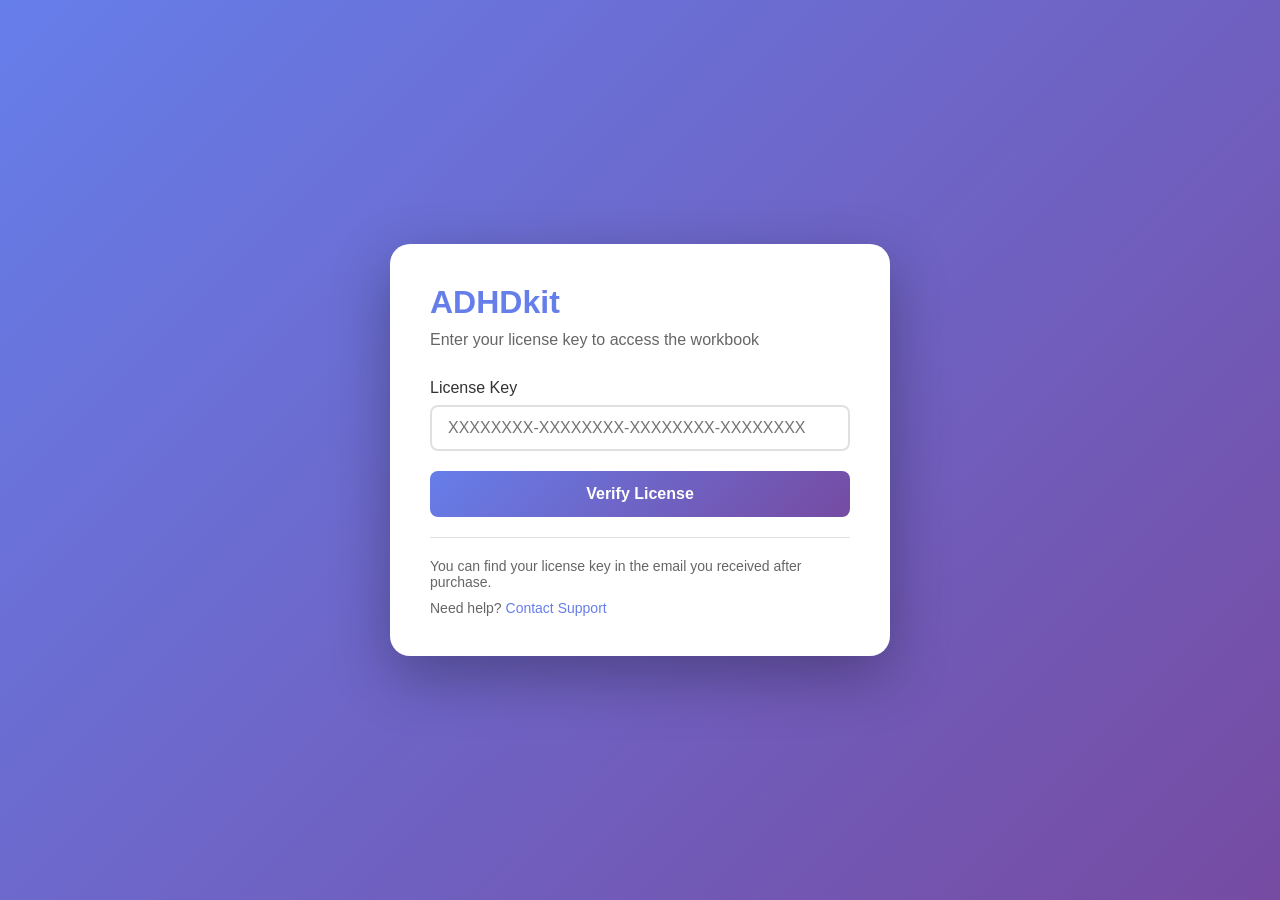
<file: license.html>
<!DOCTYPE html>
<html lang="en">
<head>
    <meta charset="UTF-8">
    <meta name="viewport" content="width=device-width, initial-scale=1.0">
    <title>ADHDkit - License Verification</title>
    <style>
        * {
            margin: 0;
            padding: 0;
            box-sizing: border-box;
        }

        body {
            font-family: -apple-system, BlinkMacSystemFont, 'Segoe UI', Roboto, Oxygen, Ubuntu, Cantarell, sans-serif;
            background: linear-gradient(135deg, #667eea 0%, #764ba2 100%);
            min-height: 100vh;
            display: flex;
            align-items: center;
            justify-content: center;
            padding: 20px;
        }

        .license-container {
            background: white;
            border-radius: 20px;
            padding: 40px;
            max-width: 500px;
            width: 100%;
            box-shadow: 0 20px 60px rgba(0, 0, 0, 0.3);
        }

        h1 {
            color: #667eea;
            margin-bottom: 10px;
            font-size: 32px;
        }

        .subtitle {
            color: #666;
            margin-bottom: 30px;
            font-size: 16px;
        }

        .input-group {
            margin-bottom: 20px;
        }

        label {
            display: block;
            margin-bottom: 8px;
            color: #333;
            font-weight: 500;
        }

        input {
            width: 100%;
            padding: 12px 16px;
            border: 2px solid #e0e0e0;
            border-radius: 8px;
            font-size: 16px;
            transition: border-color 0.3s;
        }

        input:focus {
            outline: none;
            border-color: #667eea;
        }

        button {
            width: 100%;
            padding: 14px;
            background: linear-gradient(135deg, #667eea 0%, #764ba2 100%);
            color: white;
            border: none;
            border-radius: 8px;
            font-size: 16px;
            font-weight: 600;
            cursor: pointer;
            transition: transform 0.2s, opacity 0.2s;
        }

        button:hover {
            transform: translateY(-2px);
        }

        button:active {
            transform: translateY(0);
        }

        button:disabled {
            opacity: 0.6;
            cursor: not-allowed;
            transform: none;
        }

        .error {
            background: #fee;
            color: #c33;
            padding: 12px;
            border-radius: 8px;
            margin-top: 15px;
            font-size: 14px;
        }

        .success {
            background: #efe;
            color: #3c3;
            padding: 12px;
            border-radius: 8px;
            margin-top: 15px;
            font-size: 14px;
        }

        .loading {
            display: inline-block;
            width: 20px;
            height: 20px;
            border: 3px solid rgba(255,255,255,.3);
            border-radius: 50%;
            border-top-color: white;
            animation: spin 1s ease-in-out infinite;
        }

        @keyframes spin {
            to { transform: rotate(360deg); }
        }

        .help-text {
            margin-top: 20px;
            padding-top: 20px;
            border-top: 1px solid #e0e0e0;
            font-size: 14px;
            color: #666;
        }

        .help-text a {
            color: #667eea;
            text-decoration: none;
        }

        .help-text a:hover {
            text-decoration: underline;
        }
    </style>
</head>
<body>
    <div class="license-container">
        <h1>ADHDkit</h1>
        <p class="subtitle">Enter your license key to access the workbook</p>
        
        <form id="licenseForm">
            <div class="input-group">
                <label for="licenseKey">License Key</label>
                <input 
                    type="text" 
                    id="licenseKey" 
                    placeholder="XXXXXXXX-XXXXXXXX-XXXXXXXX-XXXXXXXX"
                    required
                >
            </div>
            
            <button type="submit" id="submitBtn">
                Verify License
            </button>
        </form>

        <div id="message"></div>

        <div class="help-text">
            <p>You can find your license key in the email you received after purchase.</p>
            <p style="margin-top: 10px;">Need help? <a href="mailto:support@adhdkit.online">Contact Support</a></p>
        </div>
    </div>

    <script src="license.js"></script>
</body>
</html>
</file>
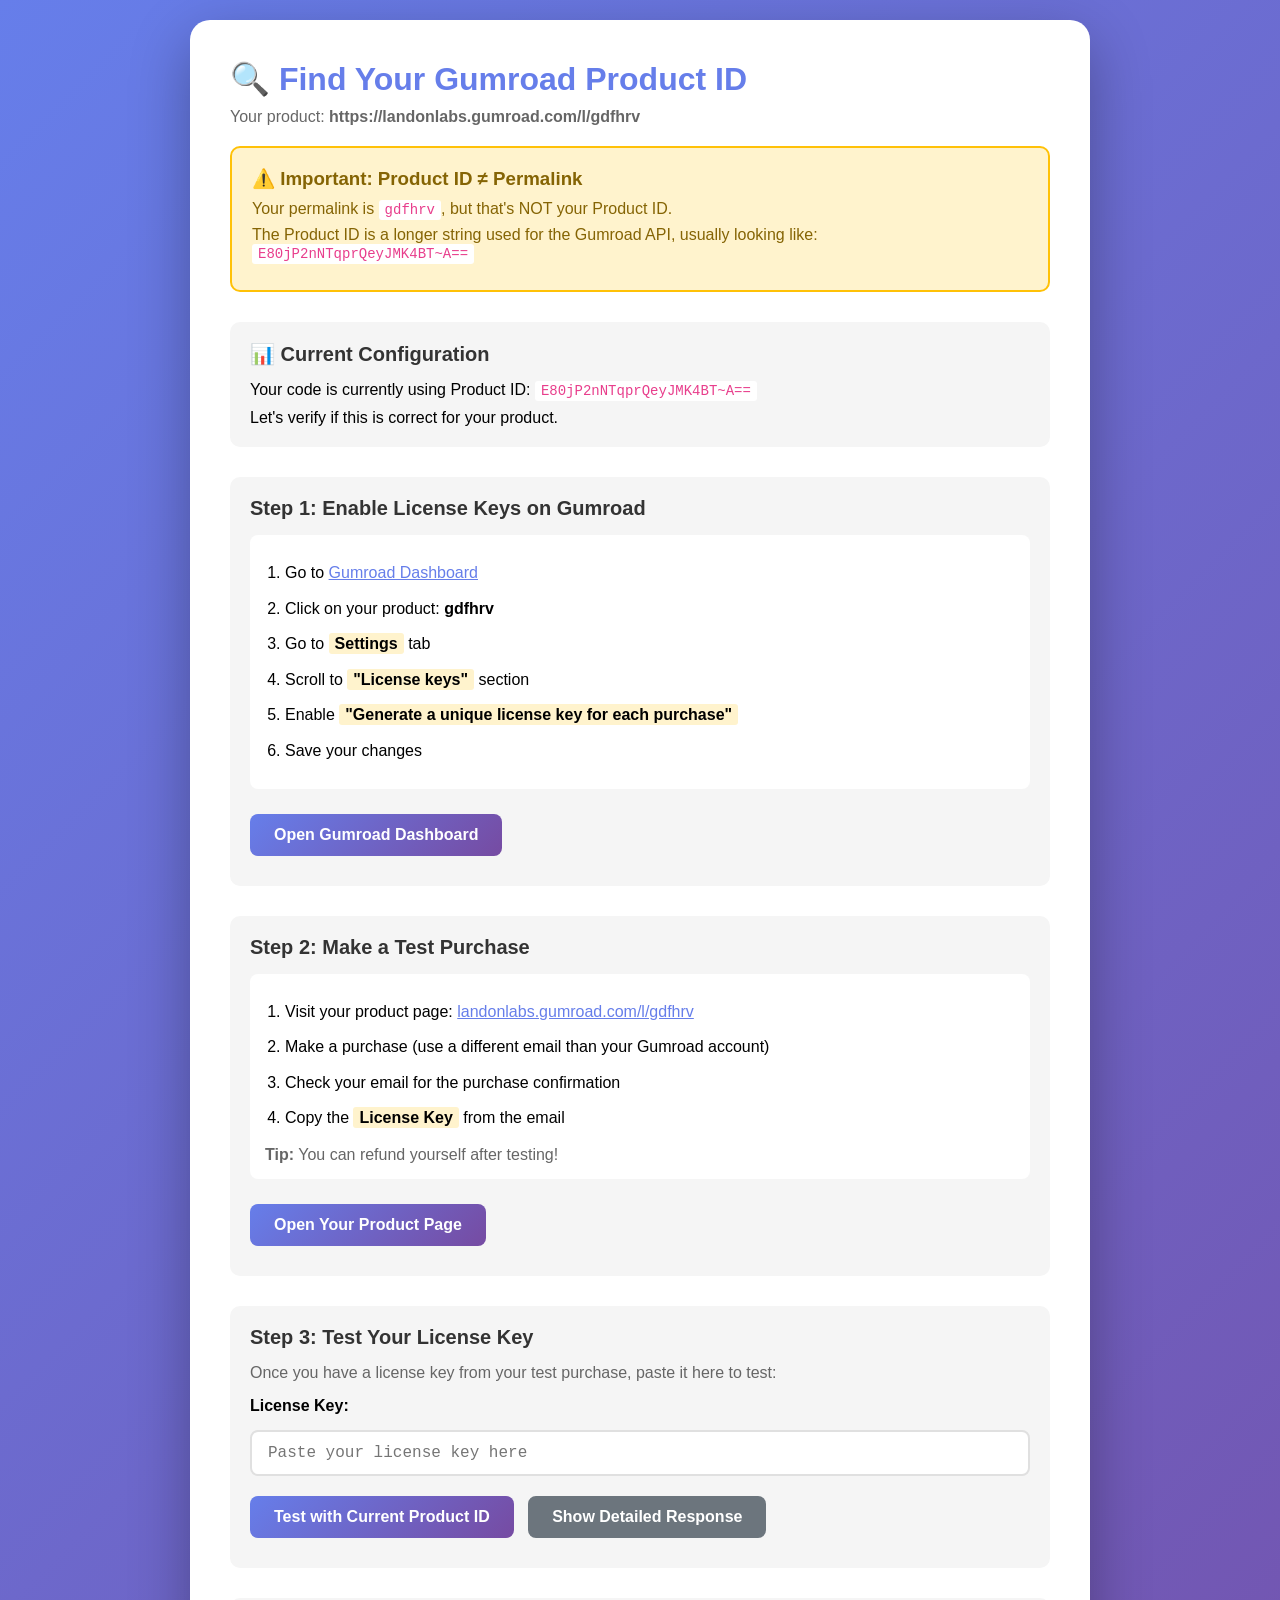
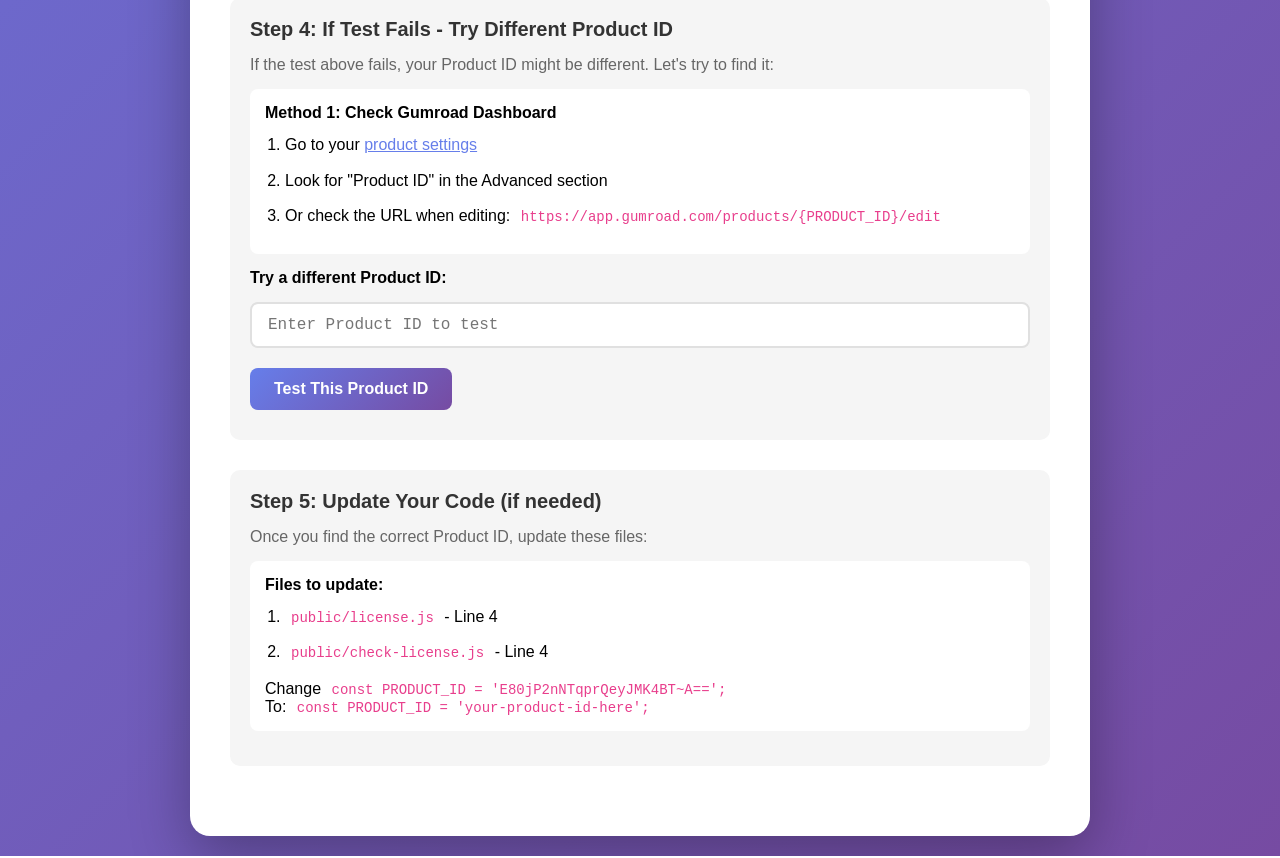
<file: public/find-product-id.html>
<!DOCTYPE html>
<html lang="en">
<head>
    <meta charset="UTF-8">
    <meta name="viewport" content="width=device-width, initial-scale=1.0">
    <title>Find Your Product ID - ADHDkit</title>
    <style>
        * {
            margin: 0;
            padding: 0;
            box-sizing: border-box;
        }

        body {
            font-family: -apple-system, BlinkMacSystemFont, 'Segoe UI', Roboto, Oxygen, Ubuntu, Cantarell, sans-serif;
            background: linear-gradient(135deg, #667eea 0%, #764ba2 100%);
            min-height: 100vh;
            padding: 20px;
        }

        .container {
            max-width: 900px;
            margin: 0 auto;
            background: white;
            border-radius: 20px;
            padding: 40px;
            box-shadow: 0 20px 60px rgba(0, 0, 0, 0.3);
        }

        h1 {
            color: #667eea;
            margin-bottom: 10px;
        }

        .info-box {
            background: #fff3cd;
            border: 2px solid #ffc107;
            border-radius: 10px;
            padding: 20px;
            margin: 20px 0;
        }

        .info-box h3 {
            color: #856404;
            margin-bottom: 10px;
        }

        .info-box p, .info-box li {
            color: #856404;
            margin: 8px 0;
        }

        .info-box ul {
            margin-left: 20px;
        }

        .section {
            margin: 30px 0;
            padding: 20px;
            background: #f5f5f5;
            border-radius: 10px;
        }

        .section h2 {
            color: #333;
            margin-bottom: 15px;
            font-size: 20px;
        }

        input {
            width: 100%;
            padding: 12px 16px;
            border: 2px solid #e0e0e0;
            border-radius: 8px;
            font-size: 16px;
            margin: 10px 0;
            font-family: monospace;
        }

        button {
            padding: 12px 24px;
            background: linear-gradient(135deg, #667eea 0%, #764ba2 100%);
            color: white;
            border: none;
            border-radius: 8px;
            font-size: 16px;
            font-weight: 600;
            cursor: pointer;
            margin: 10px 10px 10px 0;
        }

        button:hover {
            transform: translateY(-2px);
            box-shadow: 0 4px 12px rgba(102, 126, 234, 0.4);
        }

        button.secondary {
            background: #6c757d;
        }

        .result {
            margin-top: 15px;
            padding: 15px;
            border-radius: 8px;
            font-family: monospace;
            white-space: pre-wrap;
            word-wrap: break-word;
            max-height: 400px;
            overflow-y: auto;
            font-size: 14px;
        }

        .success {
            background: #d4edda;
            color: #155724;
            border: 2px solid #c3e6cb;
        }

        .error {
            background: #f8d7da;
            color: #721c24;
            border: 2px solid #f5c6cb;
        }

        .info {
            background: #d1ecf1;
            color: #0c5460;
            border: 2px solid #bee5eb;
        }

        code {
            background: #fff;
            padding: 2px 6px;
            border-radius: 3px;
            font-size: 14px;
            color: #e83e8c;
        }

        .steps {
            background: white;
            padding: 15px;
            border-radius: 8px;
            margin: 15px 0;
        }

        .steps ol {
            margin-left: 20px;
        }

        .steps li {
            margin: 10px 0;
            line-height: 1.6;
        }

        .highlight {
            background: #fff3cd;
            padding: 2px 6px;
            border-radius: 3px;
            font-weight: bold;
        }
    </style>
</head>
<body>
    <div class="container">
        <h1>🔍 Find Your Gumroad Product ID</h1>
        <p style="color: #666; margin-bottom: 20px;">Your product: <strong>https://landonlabs.gumroad.com/l/gdfhrv</strong></p>

        <div class="info-box">
            <h3>⚠️ Important: Product ID ≠ Permalink</h3>
            <p>Your permalink is <code>gdfhrv</code>, but that's NOT your Product ID.</p>
            <p>The Product ID is a longer string used for the Gumroad API, usually looking like: <code>E80jP2nNTqprQeyJMK4BT~A==</code></p>
        </div>

        <!-- Current Status -->
        <div class="section">
            <h2>📊 Current Configuration</h2>
            <p>Your code is currently using Product ID: <code id="currentProductId">E80jP2nNTqprQeyJMK4BT~A==</code></p>
            <p style="margin-top: 10px;">Let's verify if this is correct for your product.</p>
        </div>

        <!-- Step 1: Enable License Keys -->
        <div class="section">
            <h2>Step 1: Enable License Keys on Gumroad</h2>
            <div class="steps">
                <ol>
                    <li>Go to <a href="https://app.gumroad.com/products" target="_blank" style="color: #667eea;">Gumroad Dashboard</a></li>
                    <li>Click on your product: <strong>gdfhrv</strong></li>
                    <li>Go to <span class="highlight">Settings</span> tab</li>
                    <li>Scroll to <span class="highlight">"License keys"</span> section</li>
                    <li>Enable <span class="highlight">"Generate a unique license key for each purchase"</span></li>
                    <li>Save your changes</li>
                </ol>
            </div>
            <button onclick="window.open('https://app.gumroad.com/products', '_blank')">Open Gumroad Dashboard</button>
        </div>

        <!-- Step 2: Make Test Purchase -->
        <div class="section">
            <h2>Step 2: Make a Test Purchase</h2>
            <div class="steps">
                <ol>
                    <li>Visit your product page: <a href="https://landonlabs.gumroad.com/l/gdfhrv" target="_blank" style="color: #667eea;">landonlabs.gumroad.com/l/gdfhrv</a></li>
                    <li>Make a purchase (use a different email than your Gumroad account)</li>
                    <li>Check your email for the purchase confirmation</li>
                    <li>Copy the <span class="highlight">License Key</span> from the email</li>
                </ol>
                <p style="margin-top: 15px; color: #666;"><strong>Tip:</strong> You can refund yourself after testing!</p>
            </div>
            <button onclick="window.open('https://landonlabs.gumroad.com/l/gdfhrv', '_blank')">Open Your Product Page</button>
        </div>

        <!-- Step 3: Test License Key -->
        <div class="section">
            <h2>Step 3: Test Your License Key</h2>
            <p style="margin-bottom: 15px; color: #666;">Once you have a license key from your test purchase, paste it here to test:</p>

            <label for="testLicenseKey" style="display: block; margin-bottom: 5px; font-weight: 600;">License Key:</label>
            <input type="text" id="testLicenseKey" placeholder="Paste your license key here">

            <button onclick="testWithCurrentProductId()">Test with Current Product ID</button>
            <button class="secondary" onclick="testDetailed()">Show Detailed Response</button>

            <div id="testResult"></div>
        </div>

        <!-- Step 4: Find Product ID (if needed) -->
        <div class="section">
            <h2>Step 4: If Test Fails - Try Different Product ID</h2>
            <p style="margin-bottom: 15px; color: #666;">If the test above fails, your Product ID might be different. Let's try to find it:</p>

            <div class="steps">
                <p><strong>Method 1: Check Gumroad Dashboard</strong></p>
                <ol>
                    <li>Go to your <a href="https://app.gumroad.com/products" target="_blank" style="color: #667eea;">product settings</a></li>
                    <li>Look for "Product ID" in the Advanced section</li>
                    <li>Or check the URL when editing: <code>https://app.gumroad.com/products/{PRODUCT_ID}/edit</code></li>
                </ol>
            </div>

            <label for="customProductId" style="display: block; margin: 15px 0 5px 0; font-weight: 600;">Try a different Product ID:</label>
            <input type="text" id="customProductId" placeholder="Enter Product ID to test">

            <button onclick="testWithCustomProductId()">Test This Product ID</button>

            <div id="customResult"></div>
        </div>

        <!-- Step 5: Update Code -->
        <div class="section">
            <h2>Step 5: Update Your Code (if needed)</h2>
            <p style="margin-bottom: 15px; color: #666;">Once you find the correct Product ID, update these files:</p>

            <div class="steps">
                <p><strong>Files to update:</strong></p>
                <ol>
                    <li><code>public/license.js</code> - Line 4</li>
                    <li><code>public/check-license.js</code> - Line 4</li>
                </ol>
                <p style="margin-top: 15px;">Change <code>const PRODUCT_ID = 'E80jP2nNTqprQeyJMK4BT~A==';</code></p>
                <p>To: <code>const PRODUCT_ID = '<span id="newProductId">your-product-id-here</span>';</code></p>
            </div>
        </div>
    </div>

    <script>
        async function testLicense(productId, licenseKey) {
            try {
                console.log('Testing with:', { productId, licenseKey });

                const response = await fetch('https://api.gumroad.com/v2/licenses/verify', {
                    method: 'POST',
                    headers: {
                        'Content-Type': 'application/x-www-form-urlencoded',
                    },
                    body: new URLSearchParams({
                        'product_id': productId,
                        'license_key': licenseKey.trim()
                    })
                });

                const data = await response.json();
                console.log('Gumroad API Response:', data);

                return {
                    success: response.ok,
                    status: response.status,
                    data: data
                };
            } catch (error) {
                console.error('Test error:', error);
                return {
                    success: false,
                    error: error.message
                };
            }
        }

        async function testWithCurrentProductId() {
            const licenseKey = document.getElementById('testLicenseKey').value.trim();
            const resultDiv = document.getElementById('testResult');

            if (!licenseKey) {
                resultDiv.className = 'result error';
                resultDiv.textContent = '❌ Please enter a license key from your test purchase';
                return;
            }

            resultDiv.className = 'result info';
            resultDiv.textContent = '🔄 Testing license key...';

            const productId = 'E80jP2nNTqprQeyJMK4BT~A==';
            const result = await testLicense(productId, licenseKey);

            if (result.data && result.data.success === true) {
                resultDiv.className = 'result success';
                resultDiv.textContent = `✅ SUCCESS! Your license is valid!

Product ID is CORRECT: ${productId}

Purchase Details:
- Product: ${result.data.purchase?.product_name || 'N/A'}
- Buyer: ${result.data.purchase?.email || 'N/A'}
- Date: ${result.data.purchase?.sale_timestamp || 'N/A'}

✅ Your licensing is working! No code changes needed.
You're ready to deploy!`;
            } else {
                const message = result.data?.message || result.error || 'Unknown error';
                resultDiv.className = 'result error';
                resultDiv.textContent = `❌ License verification FAILED

Reason: ${message}

This could mean:
1. The Product ID (${productId}) is incorrect for your product
2. License keys are not enabled on Gumroad
3. The license key is invalid or incorrectly copied

Next steps:
→ Make sure you enabled "Generate license keys" on Gumroad
→ Try finding your actual Product ID (see Step 4 below)
→ Make sure you copied the full license key from your email

Full Response:
${JSON.stringify(result.data, null, 2)}`;
            }
        }

        async function testWithCustomProductId() {
            const licenseKey = document.getElementById('testLicenseKey').value.trim();
            const productId = document.getElementById('customProductId').value.trim();
            const resultDiv = document.getElementById('customResult');

            if (!licenseKey || !productId) {
                resultDiv.className = 'result error';
                resultDiv.textContent = '❌ Please enter both a license key and a Product ID';
                return;
            }

            resultDiv.className = 'result info';
            resultDiv.textContent = '🔄 Testing with custom Product ID...';

            const result = await testLicense(productId, licenseKey);

            if (result.data && result.data.success === true) {
                document.getElementById('newProductId').textContent = productId;
                resultDiv.className = 'result success';
                resultDiv.textContent = `✅ SUCCESS! This Product ID works!

Correct Product ID: ${productId}

Purchase Details:
- Product: ${result.data.purchase?.product_name || 'N/A'}
- Buyer: ${result.data.purchase?.email || 'N/A'}

📝 ACTION REQUIRED:
Update your code with this Product ID:

1. Open public/license.js and change line 4:
   const PRODUCT_ID = '${productId}';

2. Open public/check-license.js and change line 4:
   const PRODUCT_ID = '${productId}';

3. Run: npm run build

4. Deploy your updated code`;
            } else {
                const message = result.data?.message || result.error || 'Unknown error';
                resultDiv.className = 'result error';
                resultDiv.textContent = `❌ This Product ID doesn't work either

Product ID tested: ${productId}
Reason: ${message}

Full Response:
${JSON.stringify(result.data, null, 2)}`;
            }
        }

        async function testDetailed() {
            const licenseKey = document.getElementById('testLicenseKey').value.trim();
            const resultDiv = document.getElementById('testResult');

            if (!licenseKey) {
                resultDiv.className = 'result error';
                resultDiv.textContent = '❌ Please enter a license key';
                return;
            }

            resultDiv.className = 'result info';
            resultDiv.textContent = '🔄 Running detailed test...';

            const productId = 'E80jP2nNTqprQeyJMK4BT~A==';
            const result = await testLicense(productId, licenseKey);

            resultDiv.className = 'result info';
            resultDiv.textContent = `Detailed Test Results:

Product ID: ${productId}
License Key: ${licenseKey}
HTTP Status: ${result.status || 'N/A'}

Full API Response:
${JSON.stringify(result.data, null, 2)}

${result.error ? `Error: ${result.error}` : ''}`;
        }
    </script>
</body>
</html>
</file>
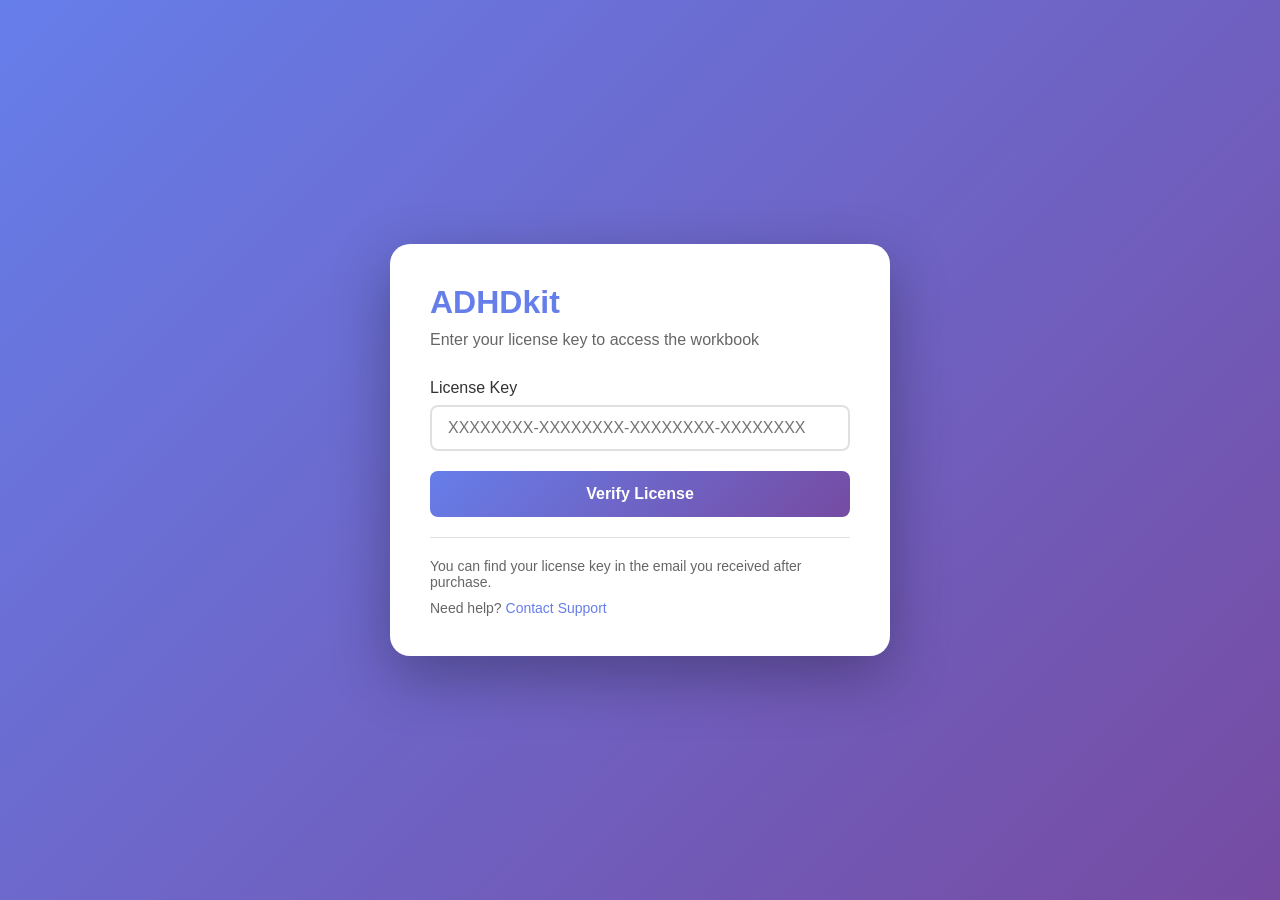
<file: public/license.html>
<!DOCTYPE html>
<html lang="en">
<head>
    <meta charset="UTF-8">
    <meta name="viewport" content="width=device-width, initial-scale=1.0">
    <title>ADHDkit - License Verification</title>
    <style>
        * {
            margin: 0;
            padding: 0;
            box-sizing: border-box;
        }

        body {
            font-family: -apple-system, BlinkMacSystemFont, 'Segoe UI', Roboto, Oxygen, Ubuntu, Cantarell, sans-serif;
            background: linear-gradient(135deg, #667eea 0%, #764ba2 100%);
            min-height: 100vh;
            display: flex;
            align-items: center;
            justify-content: center;
            padding: 20px;
        }

        .license-container {
            background: white;
            border-radius: 20px;
            padding: 40px;
            max-width: 500px;
            width: 100%;
            box-shadow: 0 20px 60px rgba(0, 0, 0, 0.3);
        }

        h1 {
            color: #667eea;
            margin-bottom: 10px;
            font-size: 32px;
        }

        .subtitle {
            color: #666;
            margin-bottom: 30px;
            font-size: 16px;
        }

        .input-group {
            margin-bottom: 20px;
        }

        label {
            display: block;
            margin-bottom: 8px;
            color: #333;
            font-weight: 500;
        }

        input {
            width: 100%;
            padding: 12px 16px;
            border: 2px solid #e0e0e0;
            border-radius: 8px;
            font-size: 16px;
            transition: border-color 0.3s;
        }

        input:focus {
            outline: none;
            border-color: #667eea;
        }

        button {
            width: 100%;
            padding: 14px;
            background: linear-gradient(135deg, #667eea 0%, #764ba2 100%);
            color: white;
            border: none;
            border-radius: 8px;
            font-size: 16px;
            font-weight: 600;
            cursor: pointer;
            transition: transform 0.2s, opacity 0.2s;
        }

        button:hover {
            transform: translateY(-2px);
        }

        button:active {
            transform: translateY(0);
        }

        button:disabled {
            opacity: 0.6;
            cursor: not-allowed;
            transform: none;
        }

        .error {
            background: #fee;
            color: #c33;
            padding: 12px;
            border-radius: 8px;
            margin-top: 15px;
            font-size: 14px;
            white-space: pre-wrap;
            line-height: 1.6;
        }

        .success {
            background: #efe;
            color: #3c3;
            padding: 12px;
            border-radius: 8px;
            margin-top: 15px;
            font-size: 14px;
            white-space: pre-wrap;
            line-height: 1.6;
        }

        .loading {
            display: inline-block;
            width: 20px;
            height: 20px;
            border: 3px solid rgba(255,255,255,.3);
            border-radius: 50%;
            border-top-color: white;
            animation: spin 1s ease-in-out infinite;
        }

        @keyframes spin {
            to { transform: rotate(360deg); }
        }

        .help-text {
            margin-top: 20px;
            padding-top: 20px;
            border-top: 1px solid #e0e0e0;
            font-size: 14px;
            color: #666;
        }

        .help-text a {
            color: #667eea;
            text-decoration: none;
        }

        .help-text a:hover {
            text-decoration: underline;
        }
    </style>
</head>
<body>
    <div class="license-container">
        <h1>ADHDkit</h1>
        <p class="subtitle">Enter your license key to access the workbook</p>
        
        <form id="licenseForm">
            <div class="input-group">
                <label for="licenseKey">License Key</label>
                <input 
                    type="text" 
                    id="licenseKey" 
                    placeholder="XXXXXXXX-XXXXXXXX-XXXXXXXX-XXXXXXXX"
                    required
                >
            </div>
            
            <button type="submit" id="submitBtn">
                Verify License
            </button>
        </form>

        <div id="message"></div>

        <div class="help-text">
            <p>You can find your license key in the email you received after purchase.</p>
            <p style="margin-top: 10px;">Need help? <a href="mailto:support@adhdkit.online">Contact Support</a></p>
        </div>
    </div>

    <script src="license.js"></script>
</body>
</html>
</file>
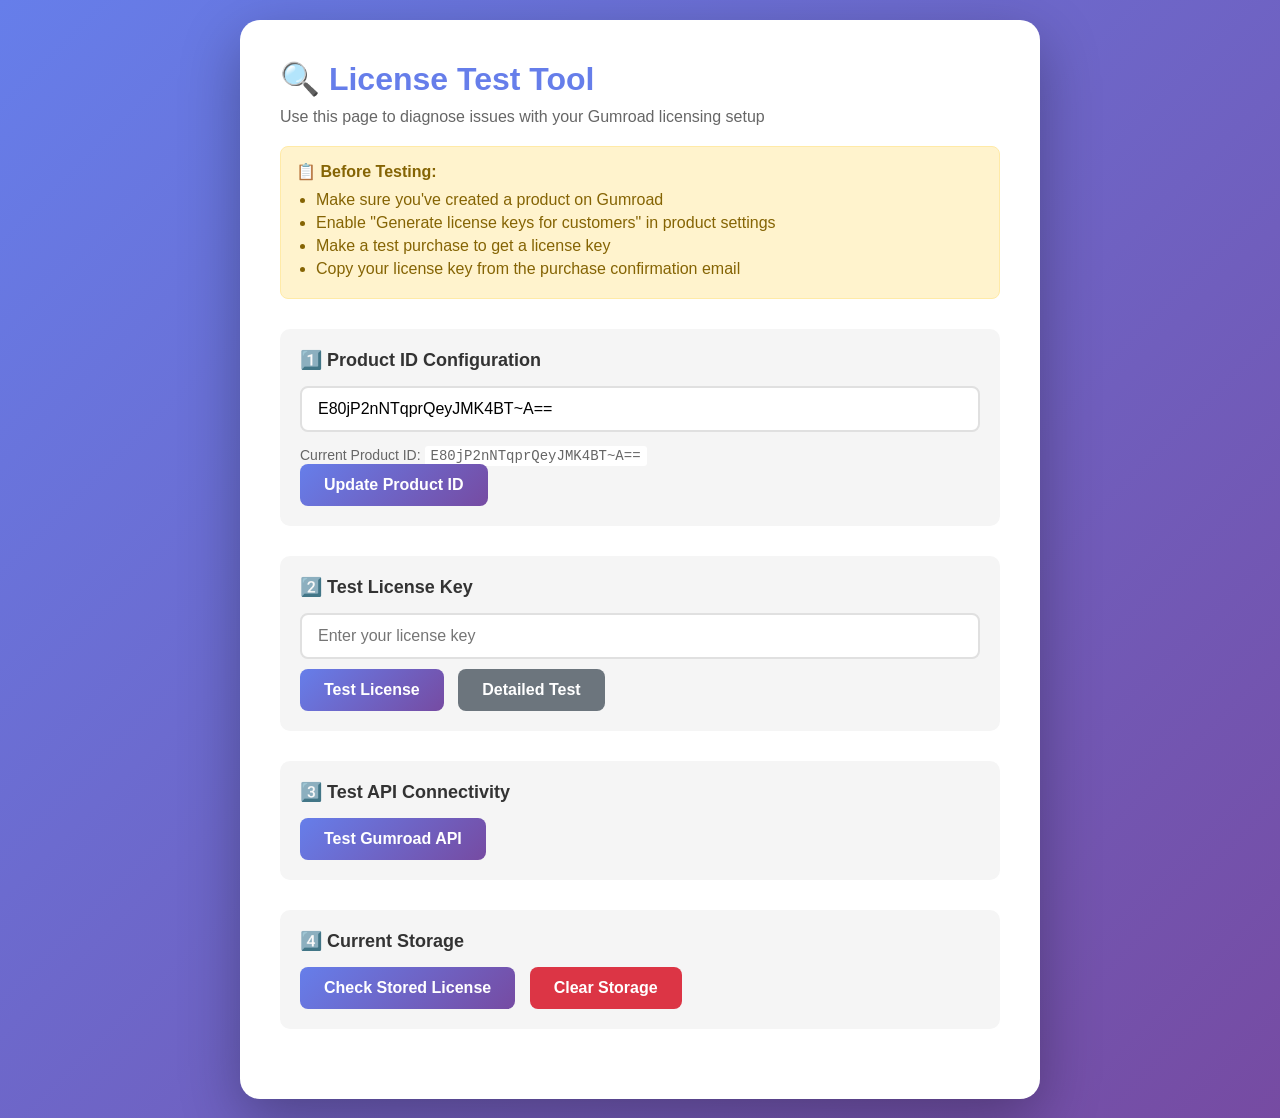
<file: public/test-license.html>
<!DOCTYPE html>
<html lang="en">
<head>
    <meta charset="UTF-8">
    <meta name="viewport" content="width=device-width, initial-scale=1.0">
    <title>License Test - ADHDkit</title>
    <style>
        * {
            margin: 0;
            padding: 0;
            box-sizing: border-box;
        }

        body {
            font-family: -apple-system, BlinkMacSystemFont, 'Segoe UI', Roboto, Oxygen, Ubuntu, Cantarell, sans-serif;
            background: linear-gradient(135deg, #667eea 0%, #764ba2 100%);
            min-height: 100vh;
            padding: 20px;
        }

        .container {
            max-width: 800px;
            margin: 0 auto;
            background: white;
            border-radius: 20px;
            padding: 40px;
            box-shadow: 0 20px 60px rgba(0, 0, 0, 0.3);
        }

        h1 {
            color: #667eea;
            margin-bottom: 10px;
        }

        .section {
            margin: 30px 0;
            padding: 20px;
            background: #f5f5f5;
            border-radius: 10px;
        }

        .section h2 {
            color: #333;
            margin-bottom: 15px;
            font-size: 18px;
        }

        input {
            width: 100%;
            padding: 12px 16px;
            border: 2px solid #e0e0e0;
            border-radius: 8px;
            font-size: 16px;
            margin-bottom: 10px;
        }

        button {
            padding: 12px 24px;
            background: linear-gradient(135deg, #667eea 0%, #764ba2 100%);
            color: white;
            border: none;
            border-radius: 8px;
            font-size: 16px;
            font-weight: 600;
            cursor: pointer;
            margin-right: 10px;
        }

        button:hover {
            transform: translateY(-2px);
            box-shadow: 0 4px 12px rgba(102, 126, 234, 0.4);
        }

        .result {
            margin-top: 15px;
            padding: 15px;
            border-radius: 8px;
            font-family: monospace;
            white-space: pre-wrap;
            word-wrap: break-word;
            max-height: 300px;
            overflow-y: auto;
        }

        .success {
            background: #d4edda;
            color: #155724;
            border: 1px solid #c3e6cb;
        }

        .error {
            background: #f8d7da;
            color: #721c24;
            border: 1px solid #f5c6cb;
        }

        .info {
            background: #d1ecf1;
            color: #0c5460;
            border: 1px solid #bee5eb;
        }

        code {
            background: #fff;
            padding: 2px 6px;
            border-radius: 3px;
            font-size: 14px;
        }

        .instructions {
            background: #fff3cd;
            color: #856404;
            padding: 15px;
            border-radius: 8px;
            margin-bottom: 20px;
            border: 1px solid #ffeaa7;
        }

        .instructions ul {
            margin-left: 20px;
            margin-top: 10px;
        }

        .instructions li {
            margin: 5px 0;
        }
    </style>
</head>
<body>
    <div class="container">
        <h1>🔍 License Test Tool</h1>
        <p style="color: #666; margin-bottom: 20px;">Use this page to diagnose issues with your Gumroad licensing setup</p>

        <div class="instructions">
            <strong>📋 Before Testing:</strong>
            <ul>
                <li>Make sure you've created a product on Gumroad</li>
                <li>Enable "Generate license keys for customers" in product settings</li>
                <li>Make a test purchase to get a license key</li>
                <li>Copy your license key from the purchase confirmation email</li>
            </ul>
        </div>

        <!-- Product ID Section -->
        <div class="section">
            <h2>1️⃣ Product ID Configuration</h2>
            <input type="text" id="productId" value="E80jP2nNTqprQeyJMK4BT~A==">
            <p style="font-size: 14px; color: #666; margin-top: 5px;">
                Current Product ID: <code id="displayProductId">E80jP2nNTqprQeyJMK4BT~A==</code>
            </p>
            <button onclick="updateProductId()">Update Product ID</button>
            <div id="productIdResult"></div>
        </div>

        <!-- License Test Section -->
        <div class="section">
            <h2>2️⃣ Test License Key</h2>
            <input type="text" id="licenseKey" placeholder="Enter your license key">
            <button onclick="testLicense()">Test License</button>
            <button onclick="testLicenseDetailed()" style="background: #6c757d;">Detailed Test</button>
            <div id="licenseResult"></div>
        </div>

        <!-- API Test Section -->
        <div class="section">
            <h2>3️⃣ Test API Connectivity</h2>
            <button onclick="testApiConnection()">Test Gumroad API</button>
            <div id="apiResult"></div>
        </div>

        <!-- Current Storage Section -->
        <div class="section">
            <h2>4️⃣ Current Storage</h2>
            <button onclick="checkStorage()">Check Stored License</button>
            <button onclick="clearStorage()" style="background: #dc3545;">Clear Storage</button>
            <div id="storageResult"></div>
        </div>
    </div>

    <script>
        const PRODUCT_ID_KEY = 'adhdkit_product_id';
        const LICENSE_KEY = 'adhdkit_license';
        const LAST_VERIFIED_KEY = 'adhdkit_last_verified';

        // Get current product ID
        function getProductId() {
            return localStorage.getItem(PRODUCT_ID_KEY) || document.getElementById('productId').value;
        }

        // Update product ID
        function updateProductId() {
            const productId = document.getElementById('productId').value.trim();
            const resultDiv = document.getElementById('productIdResult');

            if (!productId) {
                resultDiv.className = 'result error';
                resultDiv.textContent = 'Please enter a product ID';
                return;
            }

            localStorage.setItem(PRODUCT_ID_KEY, productId);
            document.getElementById('displayProductId').textContent = productId;
            resultDiv.className = 'result success';
            resultDiv.textContent = '✓ Product ID updated successfully!';
        }

        // Test license key
        async function testLicense() {
            const licenseKey = document.getElementById('licenseKey').value.trim();
            const resultDiv = document.getElementById('licenseResult');

            if (!licenseKey) {
                resultDiv.className = 'result error';
                resultDiv.textContent = 'Please enter a license key';
                return;
            }

            resultDiv.className = 'result info';
            resultDiv.textContent = 'Testing license...';

            try {
                const response = await fetch('https://api.gumroad.com/v2/licenses/verify', {
                    method: 'POST',
                    headers: {
                        'Content-Type': 'application/x-www-form-urlencoded',
                    },
                    body: new URLSearchParams({
                        'product_id': getProductId(),
                        'license_key': licenseKey
                    })
                });

                const data = await response.json();

                if (data.success === true) {
                    resultDiv.className = 'result success';
                    resultDiv.textContent = `✓ License is VALID!\n\nPurchase: ${data.purchase?.product_name || 'N/A'}\nEmail: ${data.purchase?.email || 'N/A'}\nSale Date: ${data.purchase?.sale_timestamp || 'N/A'}`;
                } else {
                    resultDiv.className = 'result error';
                    resultDiv.textContent = `✗ License is INVALID\n\nReason: ${data.message || 'Unknown error'}\n\nFull Response:\n${JSON.stringify(data, null, 2)}`;
                }
            } catch (error) {
                resultDiv.className = 'result error';
                resultDiv.textContent = `✗ ERROR: ${error.message}\n\nThis could be:\n- CORS issue (unlikely with proper format)\n- Network problem\n- API is down`;
            }
        }

        // Detailed test with full response
        async function testLicenseDetailed() {
            const licenseKey = document.getElementById('licenseKey').value.trim();
            const resultDiv = document.getElementById('licenseResult');

            if (!licenseKey) {
                resultDiv.className = 'result error';
                resultDiv.textContent = 'Please enter a license key';
                return;
            }

            resultDiv.className = 'result info';
            resultDiv.textContent = 'Testing license (detailed)...';

            try {
                const productId = getProductId();
                console.log('Testing with Product ID:', productId);
                console.log('License Key:', licenseKey);

                const response = await fetch('https://api.gumroad.com/v2/licenses/verify', {
                    method: 'POST',
                    headers: {
                        'Content-Type': 'application/x-www-form-urlencoded',
                    },
                    body: new URLSearchParams({
                        'product_id': productId,
                        'license_key': licenseKey
                    })
                });

                const data = await response.json();

                resultDiv.className = 'result info';
                resultDiv.textContent = `Request Details:
Product ID: ${productId}
License Key: ${licenseKey}

HTTP Status: ${response.status} ${response.statusText}

Full Response:
${JSON.stringify(data, null, 2)}`;

            } catch (error) {
                resultDiv.className = 'result error';
                resultDiv.textContent = `✗ ERROR: ${error.message}\n\nStack:\n${error.stack}`;
            }
        }

        // Test API connectivity
        async function testApiConnection() {
            const resultDiv = document.getElementById('apiResult');
            resultDiv.className = 'result info';
            resultDiv.textContent = 'Testing Gumroad API connectivity...';

            try {
                const response = await fetch('https://api.gumroad.com/v2/licenses/verify', {
                    method: 'POST',
                    headers: {
                        'Content-Type': 'application/x-www-form-urlencoded',
                    },
                    body: new URLSearchParams({
                        'product_id': 'test',
                        'license_key': 'test'
                    })
                });

                const data = await response.json();

                resultDiv.className = 'result success';
                resultDiv.textContent = `✓ API is reachable!\n\nHTTP Status: ${response.status}\nResponse: ${JSON.stringify(data, null, 2)}\n\nNote: It should return success: false for invalid credentials, which is expected.`;
            } catch (error) {
                resultDiv.className = 'result error';
                resultDiv.textContent = `✗ Cannot reach Gumroad API\n\nError: ${error.message}\n\nPossible causes:\n- No internet connection\n- Gumroad API is down\n- Firewall/adblocker blocking the request`;
            }
        }

        // Check stored license
        function checkStorage() {
            const resultDiv = document.getElementById('storageResult');
            const license = localStorage.getItem(LICENSE_KEY);
            const lastVerified = localStorage.getItem(LAST_VERIFIED_KEY);
            const productId = localStorage.getItem(PRODUCT_ID_KEY);

            if (license) {
                const verifiedDate = lastVerified ? new Date(parseInt(lastVerified)).toLocaleString() : 'Never';
                resultDiv.className = 'result info';
                resultDiv.textContent = `Stored License: ${license}\nLast Verified: ${verifiedDate}\nProduct ID: ${productId || 'Using default'}`;
            } else {
                resultDiv.className = 'result info';
                resultDiv.textContent = 'No license stored in localStorage';
            }
        }

        // Clear storage
        function clearStorage() {
            localStorage.removeItem(LICENSE_KEY);
            localStorage.removeItem(LAST_VERIFIED_KEY);
            const resultDiv = document.getElementById('storageResult');
            resultDiv.className = 'result success';
            resultDiv.textContent = '✓ Storage cleared!';
        }

        // Initialize
        window.onload = function() {
            const storedProductId = localStorage.getItem(PRODUCT_ID_KEY);
            if (storedProductId) {
                document.getElementById('productId').value = storedProductId;
                document.getElementById('displayProductId').textContent = storedProductId;
            }
        };
    </script>
</body>
</html>
</file>
